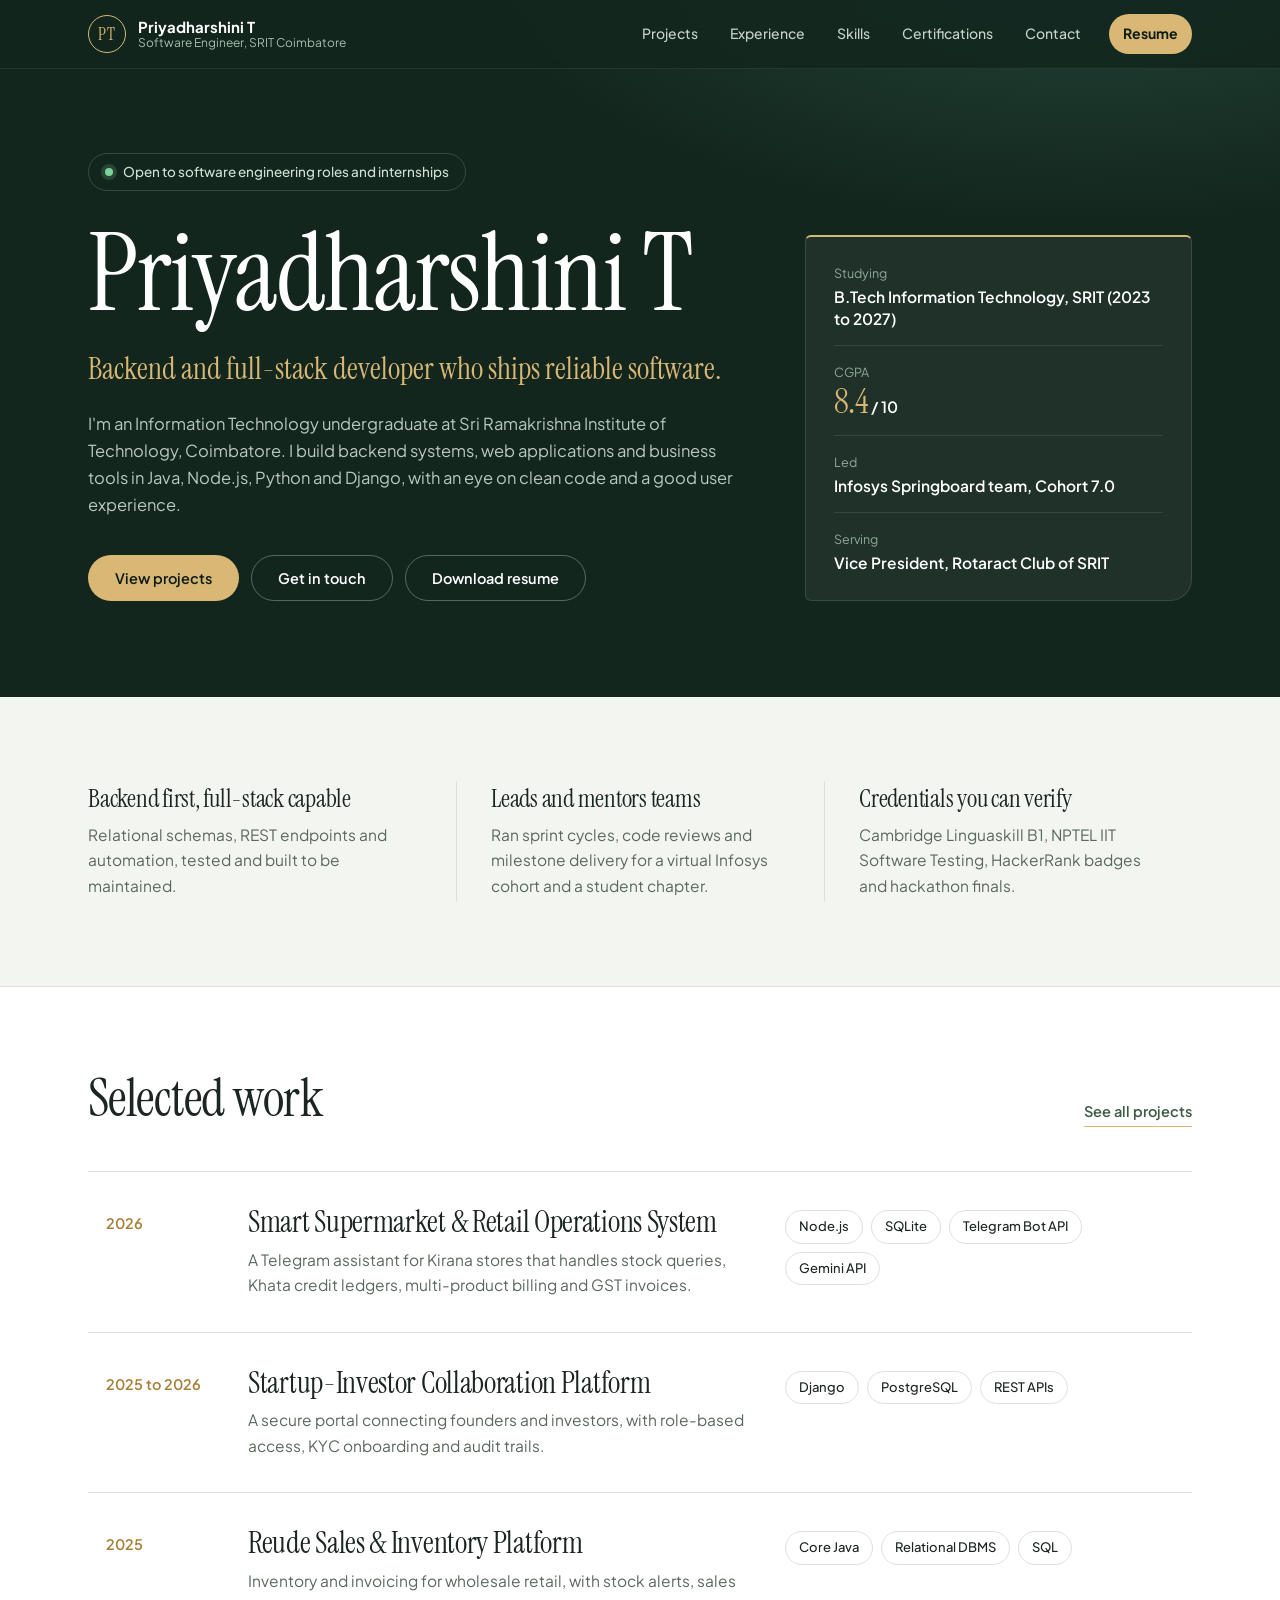
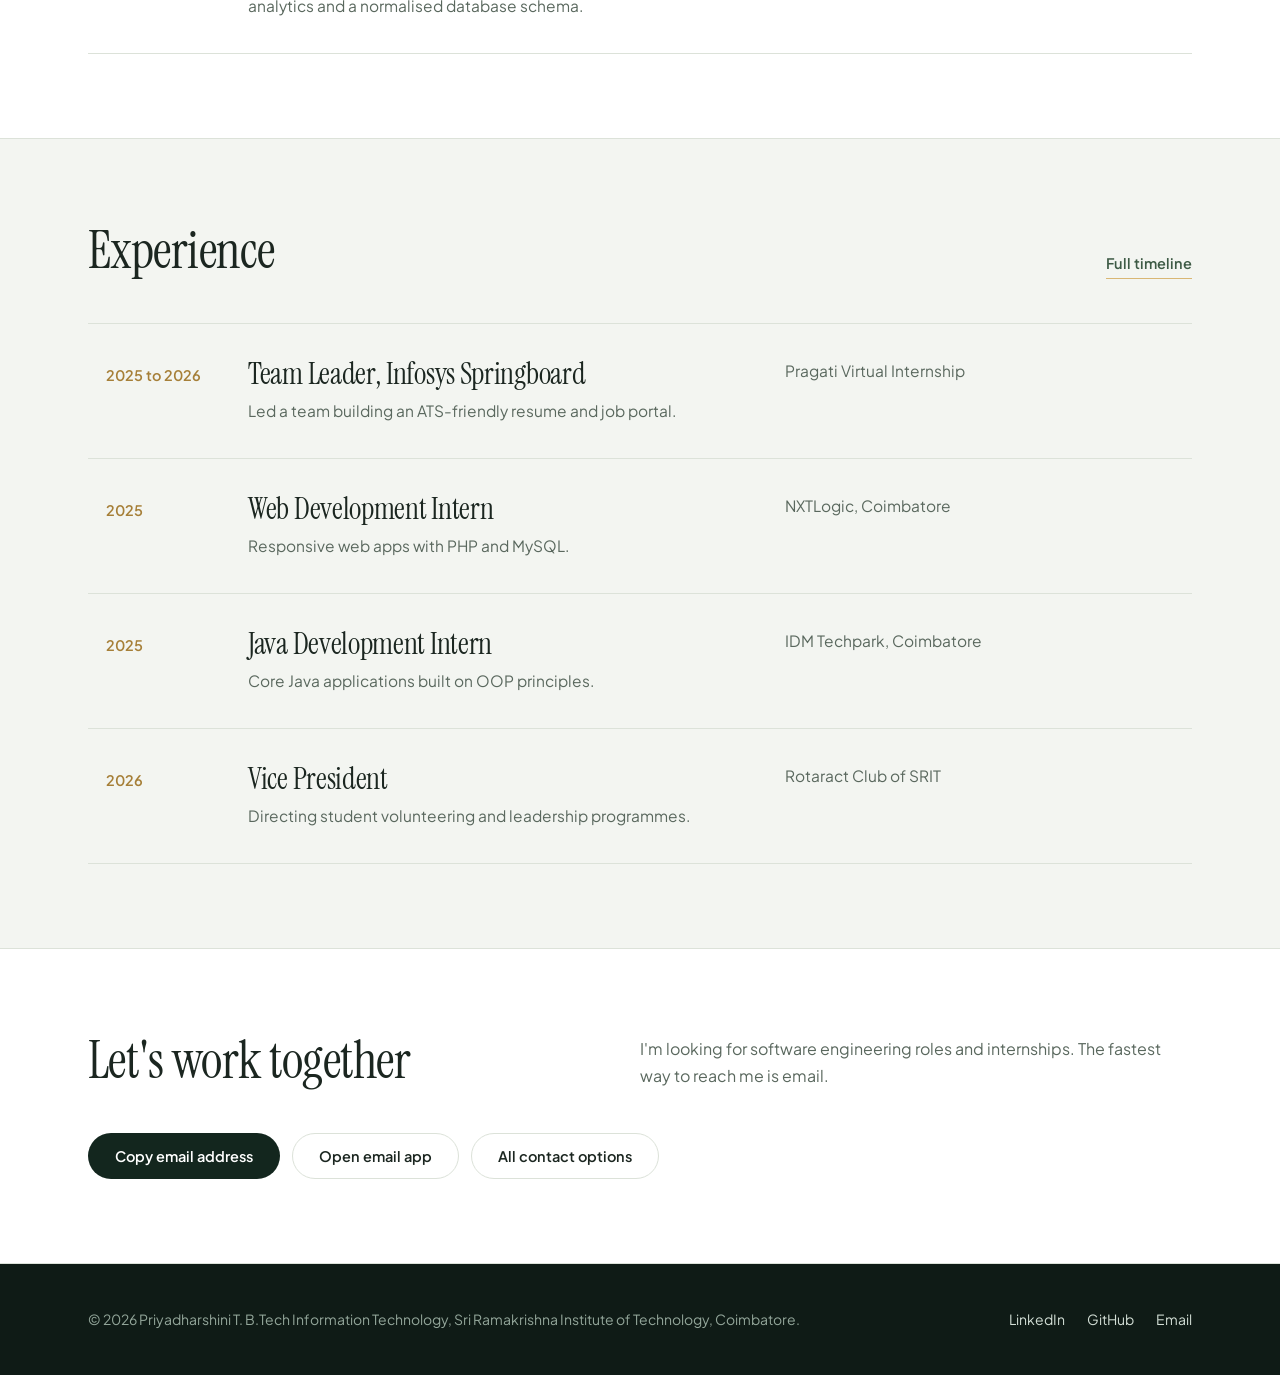
<file: index.html>
<!DOCTYPE html>
<html lang="en"><head><meta charset="UTF-8"><meta name="viewport" content="width=device-width,initial-scale=1">
<title>Priyadharshini T | Software Engineer &amp; Developer</title><meta name="description" content="Portfolio of Priyadharshini T, an IT engineering student in Coimbatore building backend and full-stack software with Java, Node.js, Python and Django."><meta name="theme-color" content="#13261e">
<meta property="og:title" content="Priyadharshini T | Software Engineer &amp; Developer"><meta property="og:description" content="Portfolio of Priyadharshini T, an IT engineering student in Coimbatore building backend and full-stack software with Java, Node.js, Python and Django."><link rel="icon" href="data:image/svg+xml,%3Csvg xmlns='http://www.w3.org/2000/svg' viewBox='0 0 64 64'%3E%3Crect width='64' height='64' rx='32' fill='%2313261e'/%3E%3Ctext x='32' y='42' font-family='Georgia,serif' font-size='28' text-anchor='middle' fill='%23d9b774'%3EPT%3C/text%3E%3C/svg%3E">
<link rel="preconnect" href="https://fonts.googleapis.com"><link rel="preconnect" href="https://fonts.gstatic.com" crossorigin>
<link href="https://fonts.googleapis.com/css2?family=Instrument+Serif&family=Plus+Jakarta+Sans:wght@400;500;600;700&display=swap" rel="stylesheet"><link rel="stylesheet" href="assets/style.css"></head>
<body><div class="dark">
<header class="bar"><div class="wrap"><a class="brand" href="index.html" aria-label="Home"><span class="mono">PT</span><span><b>Priyadharshini T</b><small>Software Engineer, SRIT Coimbatore</small></span></a>
<button class="menu-btn" aria-label="Menu" aria-expanded="false"><i></i></button>
<nav class="nav"><a href="projects.html">Projects</a><a href="experience.html">Experience</a><a href="skills.html">Skills</a><a href="certificates.html">Certifications</a><a href="contact.html">Contact</a><a class="cv" href="Priyadharshini_T_Resume.pdf" target="_blank" rel="noopener">Resume</a></nav></div></header>
<section class="hero"><div class="wrap"><div>
<span class="status">Open to software engineering roles and internships</span>
<h1>Priyadharshini T</h1>
<p class="role">Backend and full-stack developer who ships reliable software.</p>
<p class="bio">I'm an Information Technology undergraduate at Sri Ramakrishna Institute of Technology, Coimbatore. I build backend systems, web applications and business tools in Java, Node.js, Python and Django, with an eye on clean code and a good user experience.</p>
<div class="cta"><a class="btn gold" href="projects.html">View projects</a><a class="btn ghost" href="contact.html">Get in touch</a><a class="btn ghost" href="Priyadharshini_T_Resume.pdf" target="_blank" rel="noopener">Download resume</a></div></div>
<dl class="facts"><div><dt>Studying</dt><dd>B.Tech Information Technology, SRIT (2023 to 2027)</dd></div>
<div><dt>CGPA</dt><dd><em>8.4</em> / 10</dd></div>
<div><dt>Led</dt><dd>Infosys Springboard team, Cohort 7.0</dd></div>
<div><dt>Serving</dt><dd>Vice President, Rotaract Club of SRIT</dd></div></dl></div></section></div>
<main><section class="block"><div class="wrap"><div class="about">
<div><h3>Backend first, full-stack capable</h3><p>Relational schemas, REST endpoints and automation, tested and built to be maintained.</p></div>
<div><h3>Leads and mentors teams</h3><p>Ran sprint cycles, code reviews and milestone delivery for a virtual Infosys cohort and a student chapter.</p></div>
<div><h3>Credentials you can verify</h3><p>Cambridge Linguaskill B1, NPTEL IIT Software Testing, HackerRank badges and hackathon finals.</p></div></div></div></section>
<section class="block white"><div class="wrap"><div class="head"><h2>Selected work</h2><a class="more" href="projects.html">See all projects</a></div><div class="rows"><a class="row" href="projects.html"><time>2026</time><div><h3>Smart Supermarket &amp; Retail Operations System</h3><p>A Telegram assistant for Kirana stores that handles stock queries, Khata credit ledgers, multi-product billing and GST invoices.</p></div><div class="chips"><span class="chip">Node.js</span><span class="chip">SQLite</span><span class="chip">Telegram Bot API</span><span class="chip">Gemini API</span></div></a><a class="row" href="projects.html"><time>2025 to 2026</time><div><h3>Startup-Investor Collaboration Platform</h3><p>A secure portal connecting founders and investors, with role-based access, KYC onboarding and audit trails.</p></div><div class="chips"><span class="chip">Django</span><span class="chip">PostgreSQL</span><span class="chip">REST APIs</span></div></a><a class="row" href="projects.html"><time>2025</time><div><h3>Reude Sales &amp; Inventory Platform</h3><p>Inventory and invoicing for wholesale retail, with stock alerts, sales analytics and a normalised database schema.</p></div><div class="chips"><span class="chip">Core Java</span><span class="chip">Relational DBMS</span><span class="chip">SQL</span></div></a></div></div></section>
<section class="block"><div class="wrap"><div class="head"><h2>Experience</h2><a class="more" href="experience.html">Full timeline</a></div><div class="rows">
<a class="row" href="experience.html"><time>2025 to 2026</time><div><h3>Team Leader, Infosys Springboard</h3><p>Led a team building an ATS-friendly resume and job portal.</p></div><p>Pragati Virtual Internship</p></a>
<a class="row" href="experience.html"><time>2025</time><div><h3>Web Development Intern</h3><p>Responsive web apps with PHP and MySQL.</p></div><p>NXTLogic, Coimbatore</p></a>
<a class="row" href="experience.html"><time>2025</time><div><h3>Java Development Intern</h3><p>Core Java applications built on OOP principles.</p></div><p>IDM Techpark, Coimbatore</p></a>
<a class="row" href="experience.html"><time>2026</time><div><h3>Vice President</h3><p>Directing student volunteering and leadership programmes.</p></div><p>Rotaract Club of SRIT</p></a></div></div></section>
<section class="block white"><div class="wrap"><div class="head"><h2>Let's work together</h2><p>I'm looking for software engineering roles and internships. The fastest way to reach me is email.</p></div>
<div class="actions"><button class="btn solid" data-copy>Copy email address</button><a class="btn line" href="mailto:32priyadharshini@gmail.com">Open email app</a><a class="btn line" href="contact.html">All contact options</a></div></div></section></main>
<footer><div class="wrap"><p>&copy; 2026 Priyadharshini T. B.Tech Information Technology, Sri Ramakrishna Institute of Technology, Coimbatore.</p>
<nav><a href="https://linkedin.com/in/Priya-Dhar-shini-T" target="_blank" rel="noopener">LinkedIn</a><a href="https://github.com/Priyadharshini-Tech32" target="_blank" rel="noopener">GitHub</a><a href="mailto:32priyadharshini@gmail.com">Email</a></nav></div></footer>
<div id="toast" role="status">Email address copied</div><script src="assets/main.js"></script></body></html>
</file>
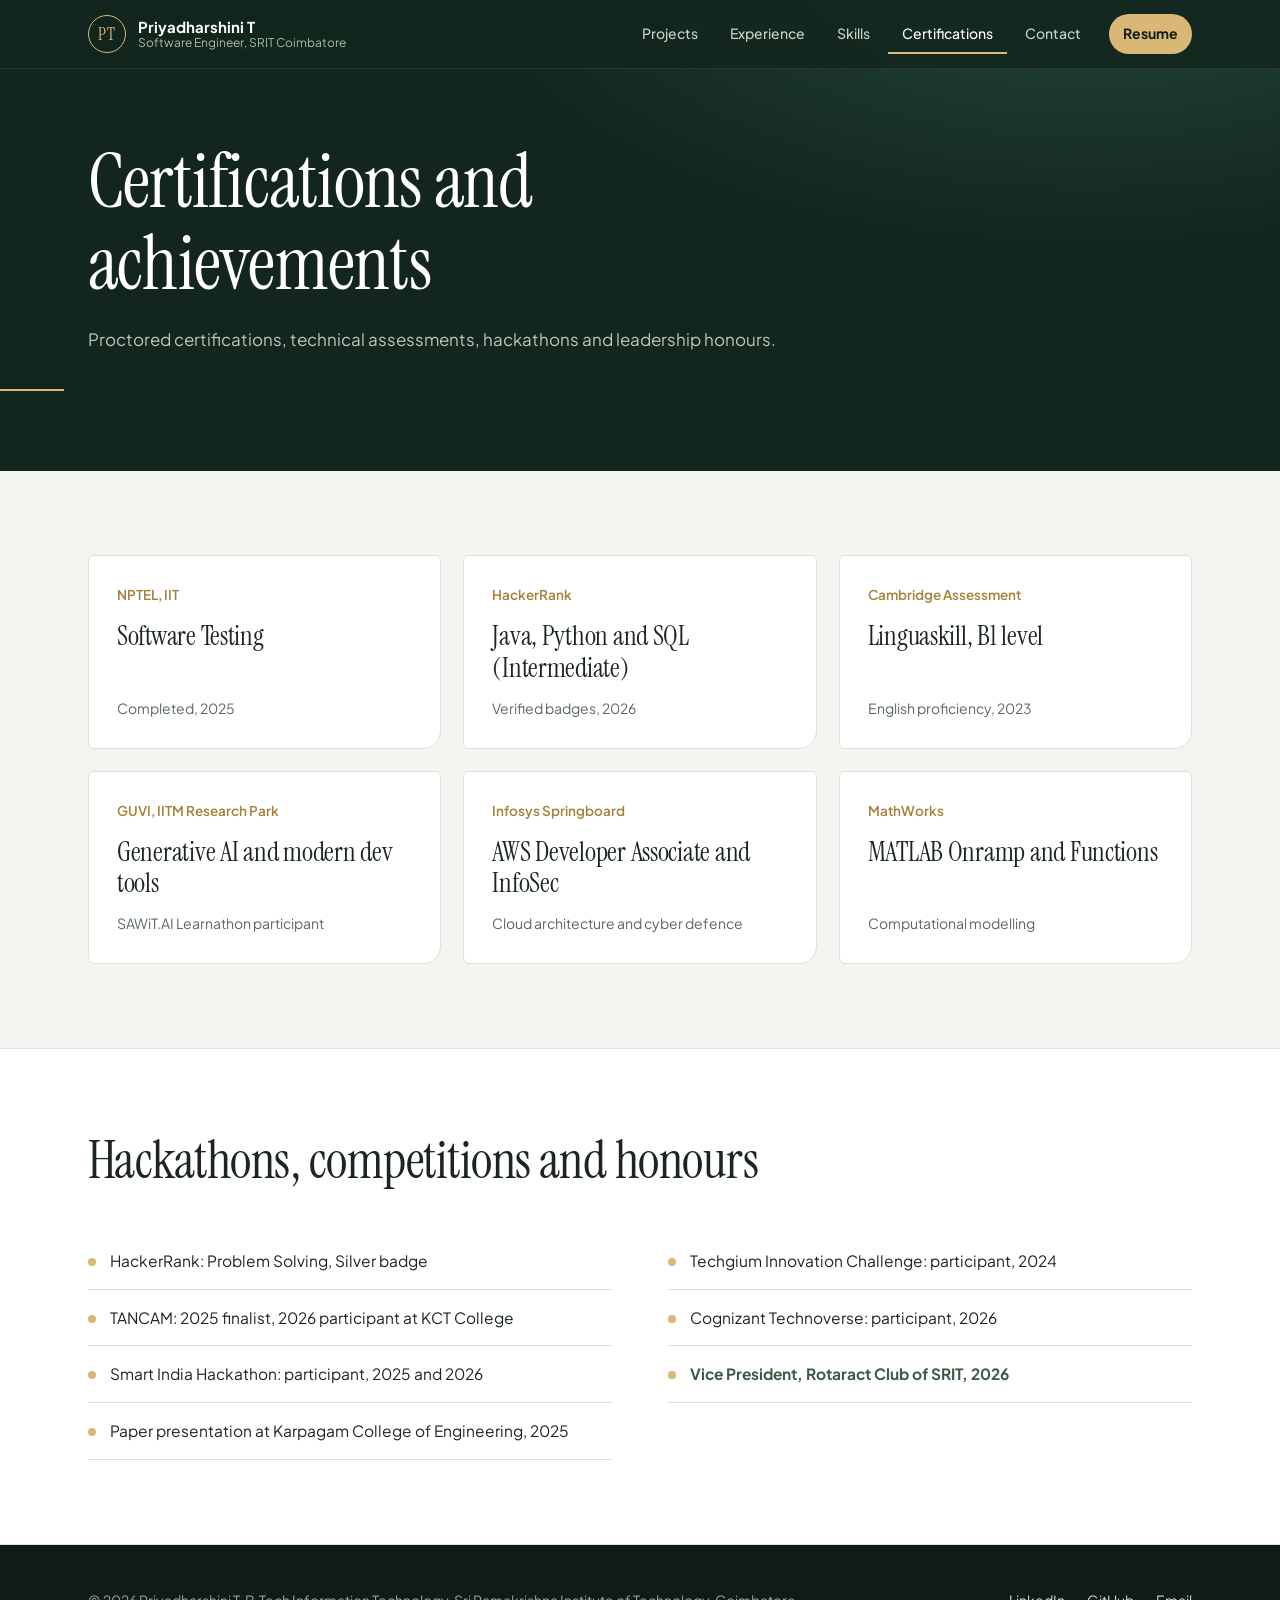
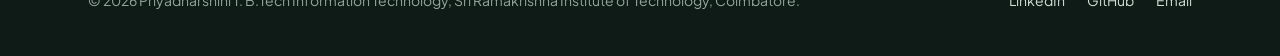
<file: certificates.html>
<!DOCTYPE html>
<html lang="en"><head><meta charset="UTF-8"><meta name="viewport" content="width=device-width,initial-scale=1">
<title>Certifications &amp; Achievements | Priyadharshini T</title><meta name="description" content="Certifications and hackathon achievements of Priyadharshini T from Cambridge, NPTEL, HackerRank, Infosys Springboard, GUVI and MathWorks."><meta name="theme-color" content="#13261e">
<meta property="og:title" content="Certifications &amp; Achievements | Priyadharshini T"><meta property="og:description" content="Certifications and hackathon achievements of Priyadharshini T from Cambridge, NPTEL, HackerRank, Infosys Springboard, GUVI and MathWorks."><link rel="icon" href="data:image/svg+xml,%3Csvg xmlns='http://www.w3.org/2000/svg' viewBox='0 0 64 64'%3E%3Crect width='64' height='64' rx='32' fill='%2313261e'/%3E%3Ctext x='32' y='42' font-family='Georgia,serif' font-size='28' text-anchor='middle' fill='%23d9b774'%3EPT%3C/text%3E%3C/svg%3E">
<link rel="preconnect" href="https://fonts.googleapis.com"><link rel="preconnect" href="https://fonts.gstatic.com" crossorigin>
<link href="https://fonts.googleapis.com/css2?family=Instrument+Serif&family=Plus+Jakarta+Sans:wght@400;500;600;700&display=swap" rel="stylesheet"><link rel="stylesheet" href="assets/style.css"></head>
<body><div class="dark">
<header class="bar"><div class="wrap"><a class="brand" href="index.html" aria-label="Home"><span class="mono">PT</span><span><b>Priyadharshini T</b><small>Software Engineer, SRIT Coimbatore</small></span></a>
<button class="menu-btn" aria-label="Menu" aria-expanded="false"><i></i></button>
<nav class="nav"><a href="projects.html">Projects</a><a href="experience.html">Experience</a><a href="skills.html">Skills</a><a href="certificates.html" aria-current="page">Certifications</a><a href="contact.html">Contact</a><a class="cv" href="Priyadharshini_T_Resume.pdf" target="_blank" rel="noopener">Resume</a></nav></div></header>
<section class="banner"><div class="wrap"><h1>Certifications and achievements</h1><p>Proctored certifications, technical assessments, hackathons and leadership honours.</p></div></section></div>
<main><section class="block"><div class="wrap"><div class="certs"><div class="cert"><small>NPTEL, IIT</small><h2>Software Testing</h2><span>Completed, 2025</span></div><div class="cert"><small>HackerRank</small><h2>Java, Python and SQL (Intermediate)</h2><span>Verified badges, 2026</span></div><div class="cert"><small>Cambridge Assessment</small><h2>Linguaskill, B1 level</h2><span>English proficiency, 2023</span></div><div class="cert"><small>GUVI, IITM Research Park</small><h2>Generative AI and modern dev tools</h2><span>SAWiT.AI Learnathon participant</span></div><div class="cert"><small>Infosys Springboard</small><h2>AWS Developer Associate and InfoSec</h2><span>Cloud architecture and cyber defence</span></div><div class="cert"><small>MathWorks</small><h2>MATLAB Onramp and Functions</h2><span>Computational modelling</span></div></div></div></section>
<section class="block white"><div class="wrap"><div class="head"><h2>Hackathons, competitions and honours</h2></div><ul class="honors"><li>HackerRank: Problem Solving, Silver badge</li><li>TANCAM: 2025 finalist, 2026 participant at KCT College</li><li>Smart India Hackathon: participant, 2025 and 2026</li><li>Paper presentation at Karpagam College of Engineering, 2025</li><li>Techgium Innovation Challenge: participant, 2024</li><li>Cognizant Technoverse: participant, 2026</li><li class="top">Vice President, Rotaract Club of SRIT, 2026</li></ul></div></section></main>
<footer><div class="wrap"><p>&copy; 2026 Priyadharshini T. B.Tech Information Technology, Sri Ramakrishna Institute of Technology, Coimbatore.</p>
<nav><a href="https://linkedin.com/in/Priya-Dhar-shini-T" target="_blank" rel="noopener">LinkedIn</a><a href="https://github.com/Priyadharshini-Tech32" target="_blank" rel="noopener">GitHub</a><a href="mailto:32priyadharshini@gmail.com">Email</a></nav></div></footer>
<div id="toast" role="status">Email address copied</div><script src="assets/main.js"></script></body></html>
</file>
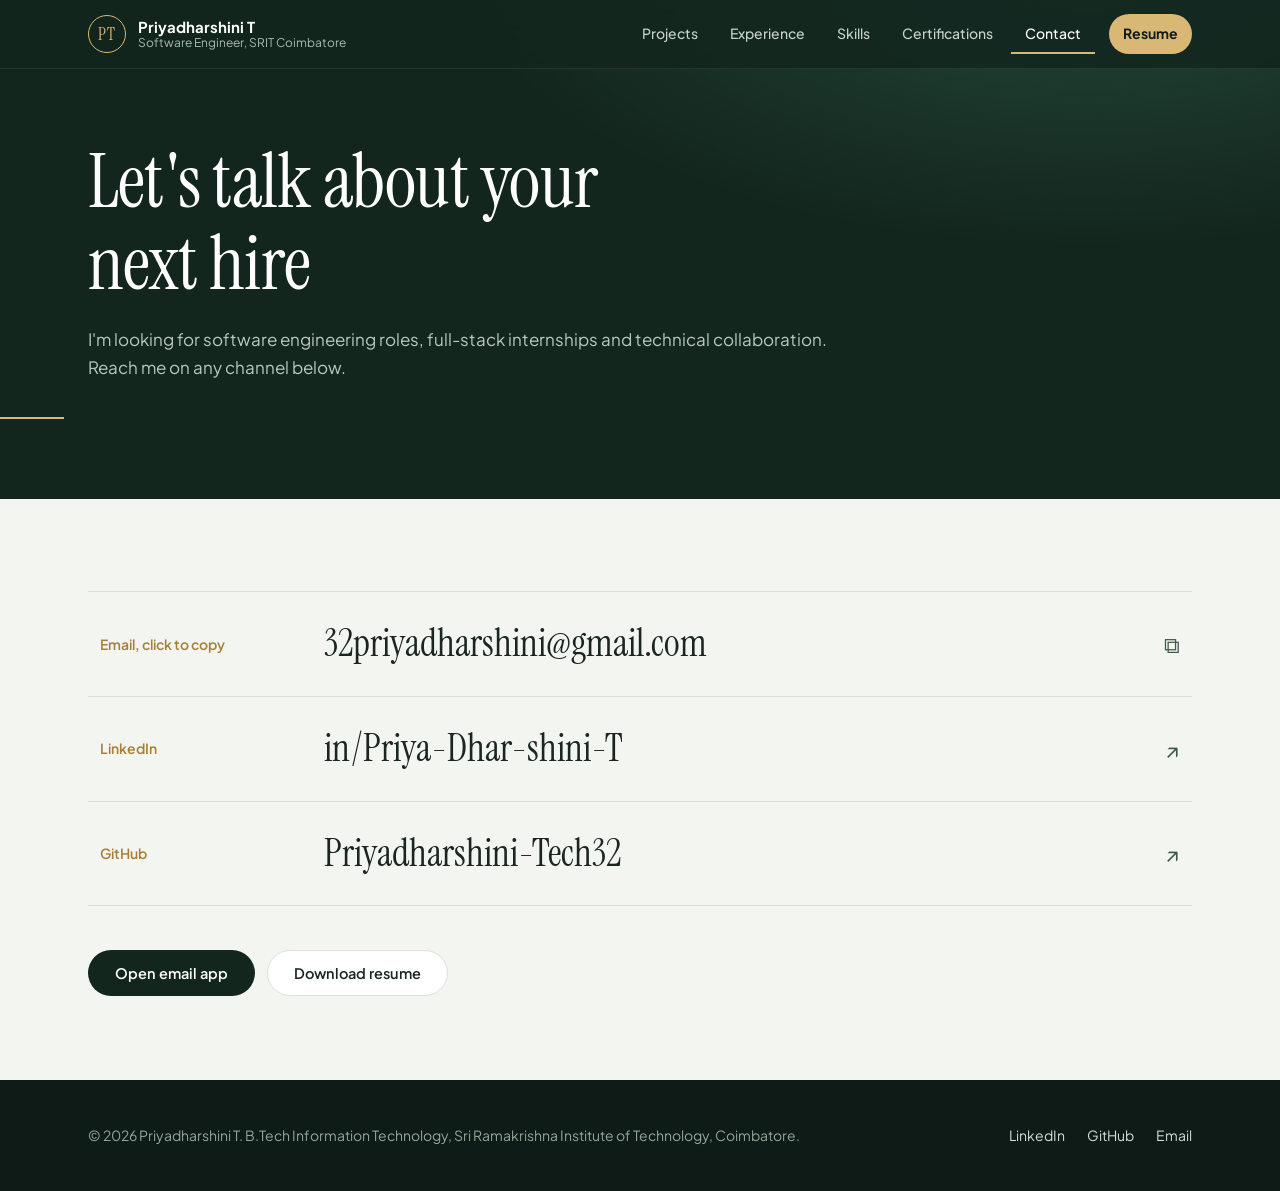
<file: contact.html>
<!DOCTYPE html>
<html lang="en"><head><meta charset="UTF-8"><meta name="viewport" content="width=device-width,initial-scale=1">
<title>Contact | Priyadharshini T</title><meta name="description" content="Contact Priyadharshini T by email, LinkedIn or GitHub for software engineering roles, internships and collaboration."><meta name="theme-color" content="#13261e">
<meta property="og:title" content="Contact | Priyadharshini T"><meta property="og:description" content="Contact Priyadharshini T by email, LinkedIn or GitHub for software engineering roles, internships and collaboration."><link rel="icon" href="data:image/svg+xml,%3Csvg xmlns='http://www.w3.org/2000/svg' viewBox='0 0 64 64'%3E%3Crect width='64' height='64' rx='32' fill='%2313261e'/%3E%3Ctext x='32' y='42' font-family='Georgia,serif' font-size='28' text-anchor='middle' fill='%23d9b774'%3EPT%3C/text%3E%3C/svg%3E">
<link rel="preconnect" href="https://fonts.googleapis.com"><link rel="preconnect" href="https://fonts.gstatic.com" crossorigin>
<link href="https://fonts.googleapis.com/css2?family=Instrument+Serif&family=Plus+Jakarta+Sans:wght@400;500;600;700&display=swap" rel="stylesheet"><link rel="stylesheet" href="assets/style.css"></head>
<body><div class="dark">
<header class="bar"><div class="wrap"><a class="brand" href="index.html" aria-label="Home"><span class="mono">PT</span><span><b>Priyadharshini T</b><small>Software Engineer, SRIT Coimbatore</small></span></a>
<button class="menu-btn" aria-label="Menu" aria-expanded="false"><i></i></button>
<nav class="nav"><a href="projects.html">Projects</a><a href="experience.html">Experience</a><a href="skills.html">Skills</a><a href="certificates.html">Certifications</a><a href="contact.html" aria-current="page">Contact</a><a class="cv" href="Priyadharshini_T_Resume.pdf" target="_blank" rel="noopener">Resume</a></nav></div></header>
<section class="banner"><div class="wrap"><h1>Let's talk about your next hire</h1><p>I'm looking for software engineering roles, full-stack internships and technical collaboration. Reach me on any channel below.</p></div></section></div>
<main><section class="block"><div class="wrap"><div class="channels">
<button class="chan cp" data-copy aria-label="Copy email address"><small>Email, click to copy</small><b>32priyadharshini@gmail.com</b></button>
<a class="chan" href="https://linkedin.com/in/Priya-Dhar-shini-T" target="_blank" rel="noopener"><small>LinkedIn</small><b>in/Priya-Dhar-shini-T</b></a>
<a class="chan" href="https://github.com/Priyadharshini-Tech32" target="_blank" rel="noopener"><small>GitHub</small><b>Priyadharshini-Tech32</b></a></div>
<div class="actions"><a class="btn solid" href="mailto:32priyadharshini@gmail.com">Open email app</a><a class="btn line" href="Priyadharshini_T_Resume.pdf" target="_blank" rel="noopener">Download resume</a></div></div></section></main>
<footer><div class="wrap"><p>&copy; 2026 Priyadharshini T. B.Tech Information Technology, Sri Ramakrishna Institute of Technology, Coimbatore.</p>
<nav><a href="https://linkedin.com/in/Priya-Dhar-shini-T" target="_blank" rel="noopener">LinkedIn</a><a href="https://github.com/Priyadharshini-Tech32" target="_blank" rel="noopener">GitHub</a><a href="mailto:32priyadharshini@gmail.com">Email</a></nav></div></footer>
<div id="toast" role="status">Email address copied</div><script src="assets/main.js"></script></body></html>
</file>
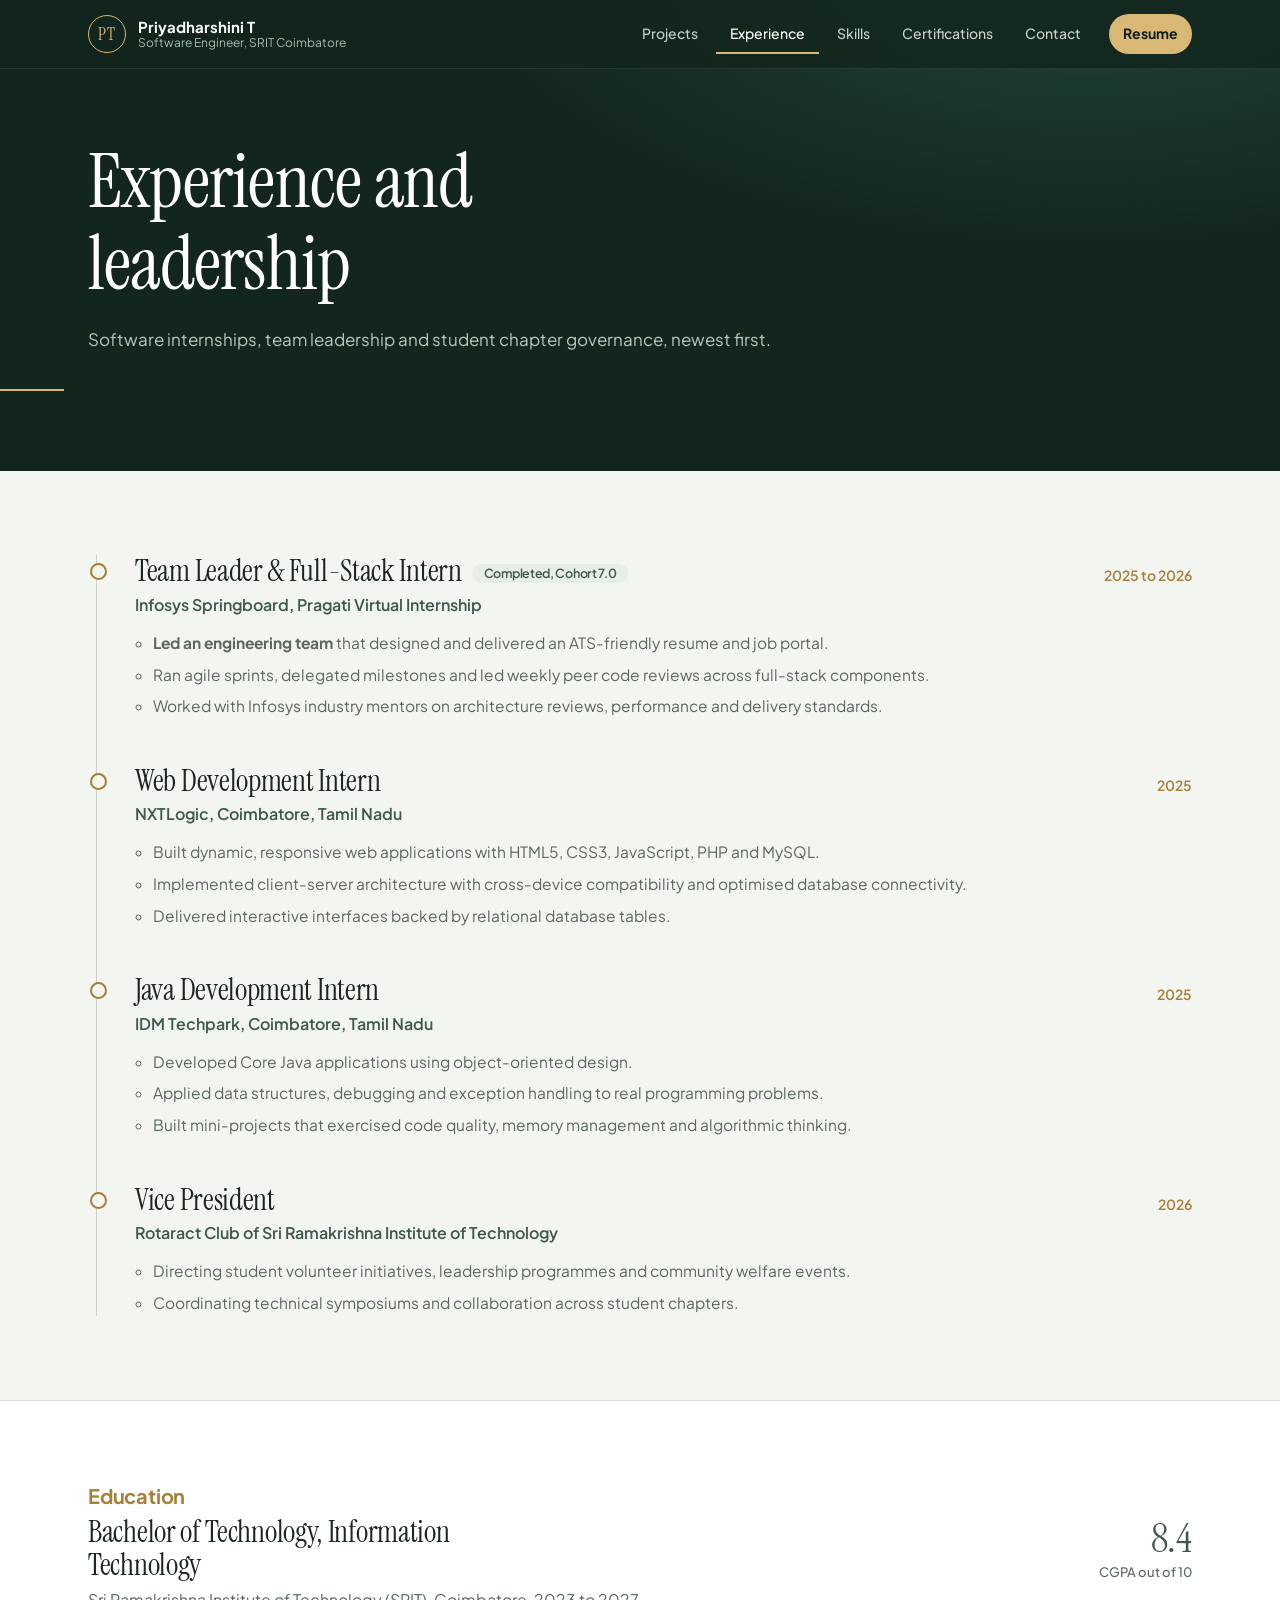
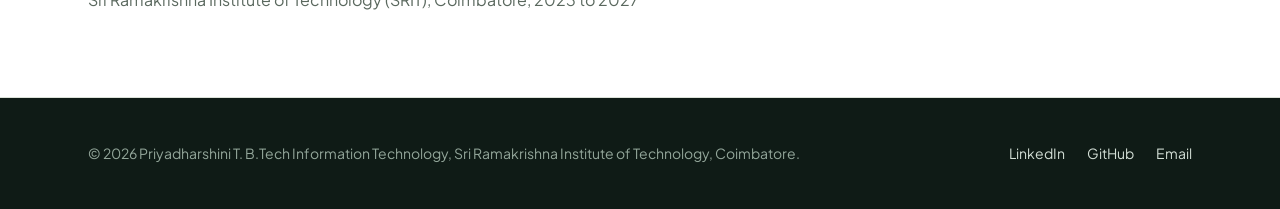
<file: experience.html>
<!DOCTYPE html>
<html lang="en"><head><meta charset="UTF-8"><meta name="viewport" content="width=device-width,initial-scale=1">
<title>Experience &amp; Leadership | Priyadharshini T</title><meta name="description" content="Internships and leadership roles of Priyadharshini T: Infosys Springboard team leader, NXTLogic, IDM Techpark and Rotaract vice president."><meta name="theme-color" content="#13261e">
<meta property="og:title" content="Experience &amp; Leadership | Priyadharshini T"><meta property="og:description" content="Internships and leadership roles of Priyadharshini T: Infosys Springboard team leader, NXTLogic, IDM Techpark and Rotaract vice president."><link rel="icon" href="data:image/svg+xml,%3Csvg xmlns='http://www.w3.org/2000/svg' viewBox='0 0 64 64'%3E%3Crect width='64' height='64' rx='32' fill='%2313261e'/%3E%3Ctext x='32' y='42' font-family='Georgia,serif' font-size='28' text-anchor='middle' fill='%23d9b774'%3EPT%3C/text%3E%3C/svg%3E">
<link rel="preconnect" href="https://fonts.googleapis.com"><link rel="preconnect" href="https://fonts.gstatic.com" crossorigin>
<link href="https://fonts.googleapis.com/css2?family=Instrument+Serif&family=Plus+Jakarta+Sans:wght@400;500;600;700&display=swap" rel="stylesheet"><link rel="stylesheet" href="assets/style.css"></head>
<body><div class="dark">
<header class="bar"><div class="wrap"><a class="brand" href="index.html" aria-label="Home"><span class="mono">PT</span><span><b>Priyadharshini T</b><small>Software Engineer, SRIT Coimbatore</small></span></a>
<button class="menu-btn" aria-label="Menu" aria-expanded="false"><i></i></button>
<nav class="nav"><a href="projects.html">Projects</a><a href="experience.html" aria-current="page">Experience</a><a href="skills.html">Skills</a><a href="certificates.html">Certifications</a><a href="contact.html">Contact</a><a class="cv" href="Priyadharshini_T_Resume.pdf" target="_blank" rel="noopener">Resume</a></nav></div></header>
<section class="banner"><div class="wrap"><h1>Experience and leadership</h1><p>Software internships, team leadership and student chapter governance, newest first.</p></div></section></div>
<main><section class="block"><div class="wrap"><ol class="tl"><li><div class="top"><h3>Team Leader &amp; Full-Stack Intern<span class=tag>Completed, Cohort 7.0</span></h3><time>2025 to 2026</time></div><p class="org">Infosys Springboard, Pragati Virtual Internship</p><ul><li><strong>Led an engineering team</strong> that designed and delivered an ATS-friendly resume and job portal.</li><li>Ran agile sprints, delegated milestones and led weekly peer code reviews across full-stack components.</li><li>Worked with Infosys industry mentors on architecture reviews, performance and delivery standards.</li></ul></li><li><div class="top"><h3>Web Development Intern</h3><time>2025</time></div><p class="org">NXTLogic, Coimbatore, Tamil Nadu</p><ul><li>Built dynamic, responsive web applications with HTML5, CSS3, JavaScript, PHP and MySQL.</li><li>Implemented client-server architecture with cross-device compatibility and optimised database connectivity.</li><li>Delivered interactive interfaces backed by relational database tables.</li></ul></li><li><div class="top"><h3>Java Development Intern</h3><time>2025</time></div><p class="org">IDM Techpark, Coimbatore, Tamil Nadu</p><ul><li>Developed Core Java applications using object-oriented design.</li><li>Applied data structures, debugging and exception handling to real programming problems.</li><li>Built mini-projects that exercised code quality, memory management and algorithmic thinking.</li></ul></li><li><div class="top"><h3>Vice President</h3><time>2026</time></div><p class="org">Rotaract Club of Sri Ramakrishna Institute of Technology</p><ul><li>Directing student volunteer initiatives, leadership programmes and community welfare events.</li><li>Coordinating technical symposiums and collaboration across student chapters.</li></ul></li></ol></div></section>
<section class="block white"><div class="wrap"><div class="edu"><div><h2 style="font-size:20px;font-family:var(--sans);font-weight:700;color:var(--brass);margin-bottom:10px">Education</h2><h3>Bachelor of Technology, Information Technology</h3><p>Sri Ramakrishna Institute of Technology (SRIT), Coimbatore, 2023 to 2027</p></div><div class="score">8.4<small>CGPA out of 10</small></div></div></div></section></main>
<footer><div class="wrap"><p>&copy; 2026 Priyadharshini T. B.Tech Information Technology, Sri Ramakrishna Institute of Technology, Coimbatore.</p>
<nav><a href="https://linkedin.com/in/Priya-Dhar-shini-T" target="_blank" rel="noopener">LinkedIn</a><a href="https://github.com/Priyadharshini-Tech32" target="_blank" rel="noopener">GitHub</a><a href="mailto:32priyadharshini@gmail.com">Email</a></nav></div></footer>
<div id="toast" role="status">Email address copied</div><script src="assets/main.js"></script></body></html>
</file>
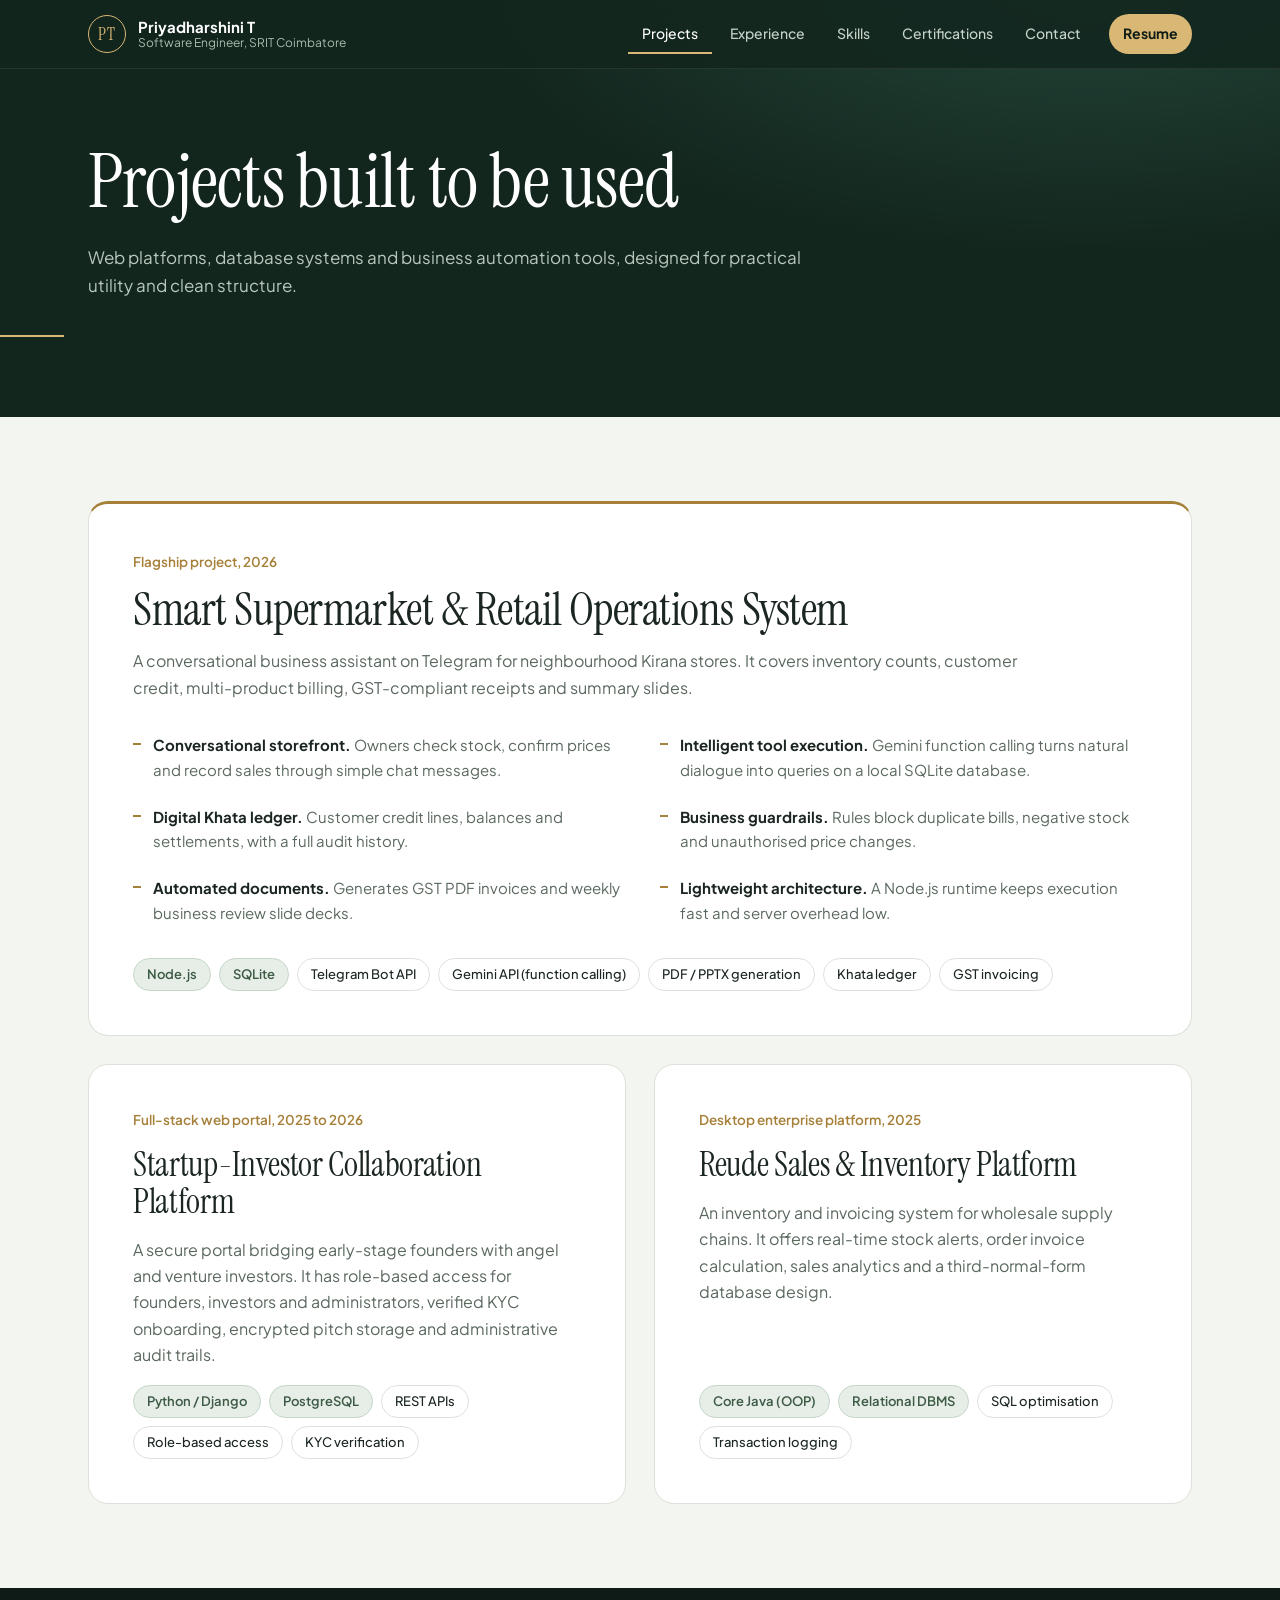
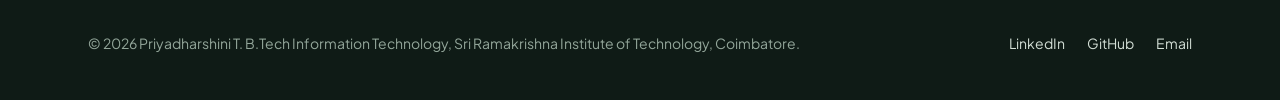
<file: projects.html>
<!DOCTYPE html>
<html lang="en"><head><meta charset="UTF-8"><meta name="viewport" content="width=device-width,initial-scale=1">
<title>Projects | Priyadharshini T</title><meta name="description" content="Projects by Priyadharshini T: a Telegram retail assistant, a Django startup-investor platform and a Java sales platform."><meta name="theme-color" content="#13261e">
<meta property="og:title" content="Projects | Priyadharshini T"><meta property="og:description" content="Projects by Priyadharshini T: a Telegram retail assistant, a Django startup-investor platform and a Java sales platform."><link rel="icon" href="data:image/svg+xml,%3Csvg xmlns='http://www.w3.org/2000/svg' viewBox='0 0 64 64'%3E%3Crect width='64' height='64' rx='32' fill='%2313261e'/%3E%3Ctext x='32' y='42' font-family='Georgia,serif' font-size='28' text-anchor='middle' fill='%23d9b774'%3EPT%3C/text%3E%3C/svg%3E">
<link rel="preconnect" href="https://fonts.googleapis.com"><link rel="preconnect" href="https://fonts.gstatic.com" crossorigin>
<link href="https://fonts.googleapis.com/css2?family=Instrument+Serif&family=Plus+Jakarta+Sans:wght@400;500;600;700&display=swap" rel="stylesheet"><link rel="stylesheet" href="assets/style.css"></head>
<body><div class="dark">
<header class="bar"><div class="wrap"><a class="brand" href="index.html" aria-label="Home"><span class="mono">PT</span><span><b>Priyadharshini T</b><small>Software Engineer, SRIT Coimbatore</small></span></a>
<button class="menu-btn" aria-label="Menu" aria-expanded="false"><i></i></button>
<nav class="nav"><a href="projects.html" aria-current="page">Projects</a><a href="experience.html">Experience</a><a href="skills.html">Skills</a><a href="certificates.html">Certifications</a><a href="contact.html">Contact</a><a class="cv" href="Priyadharshini_T_Resume.pdf" target="_blank" rel="noopener">Resume</a></nav></div></header>
<section class="banner"><div class="wrap"><h1>Projects built to be used</h1><p>Web platforms, database systems and business automation tools, designed for practical utility and clean structure.</p></div></section></div>
<main><section class="block"><div class="wrap">
<article class="panel flag"><span class="kicker">Flagship project, 2026</span><h2>Smart Supermarket &amp; Retail Operations System</h2>
<p class="lead">A conversational business assistant on Telegram for neighbourhood Kirana stores. It covers inventory counts, customer credit, multi-product billing, GST-compliant receipts and summary slides.</p>
<ul class="feat"><li><strong>Conversational storefront.</strong> Owners check stock, confirm prices and record sales through simple chat messages.</li><li><strong>Intelligent tool execution.</strong> Gemini function calling turns natural dialogue into queries on a local SQLite database.</li><li><strong>Digital Khata ledger.</strong> Customer credit lines, balances and settlements, with a full audit history.</li><li><strong>Business guardrails.</strong> Rules block duplicate bills, negative stock and unauthorised price changes.</li><li><strong>Automated documents.</strong> Generates GST PDF invoices and weekly business review slide decks.</li><li><strong>Lightweight architecture.</strong> A Node.js runtime keeps execution fast and server overhead low.</li></ul><div class="chips"><span class="chip s">Node.js</span><span class="chip s">SQLite</span><span class="chip">Telegram Bot API</span><span class="chip">Gemini API (function calling)</span><span class="chip">PDF / PPTX generation</span><span class="chip">Khata ledger</span><span class="chip">GST invoicing</span></div></article>
<div class="two"><article class="panel"><span class="kicker">Full-stack web portal, 2025 to 2026</span><h2>Startup-Investor Collaboration Platform</h2>
<p class="lead">A secure portal bridging early-stage founders with angel and venture investors. It has role-based access for founders, investors and administrators, verified KYC onboarding, encrypted pitch storage and administrative audit trails.</p><div class="chips"><span class="chip s">Python / Django</span><span class="chip s">PostgreSQL</span><span class="chip">REST APIs</span><span class="chip">Role-based access</span><span class="chip">KYC verification</span></div></article>
<article class="panel"><span class="kicker">Desktop enterprise platform, 2025</span><h2>Reude Sales &amp; Inventory Platform</h2>
<p class="lead">An inventory and invoicing system for wholesale supply chains. It offers real-time stock alerts, order invoice calculation, sales analytics and a third-normal-form database design.</p><div class="chips"><span class="chip s">Core Java (OOP)</span><span class="chip s">Relational DBMS</span><span class="chip">SQL optimisation</span><span class="chip">Transaction logging</span></div></article></div></div></section></main>
<footer><div class="wrap"><p>&copy; 2026 Priyadharshini T. B.Tech Information Technology, Sri Ramakrishna Institute of Technology, Coimbatore.</p>
<nav><a href="https://linkedin.com/in/Priya-Dhar-shini-T" target="_blank" rel="noopener">LinkedIn</a><a href="https://github.com/Priyadharshini-Tech32" target="_blank" rel="noopener">GitHub</a><a href="mailto:32priyadharshini@gmail.com">Email</a></nav></div></footer>
<div id="toast" role="status">Email address copied</div><script src="assets/main.js"></script></body></html>
</file>
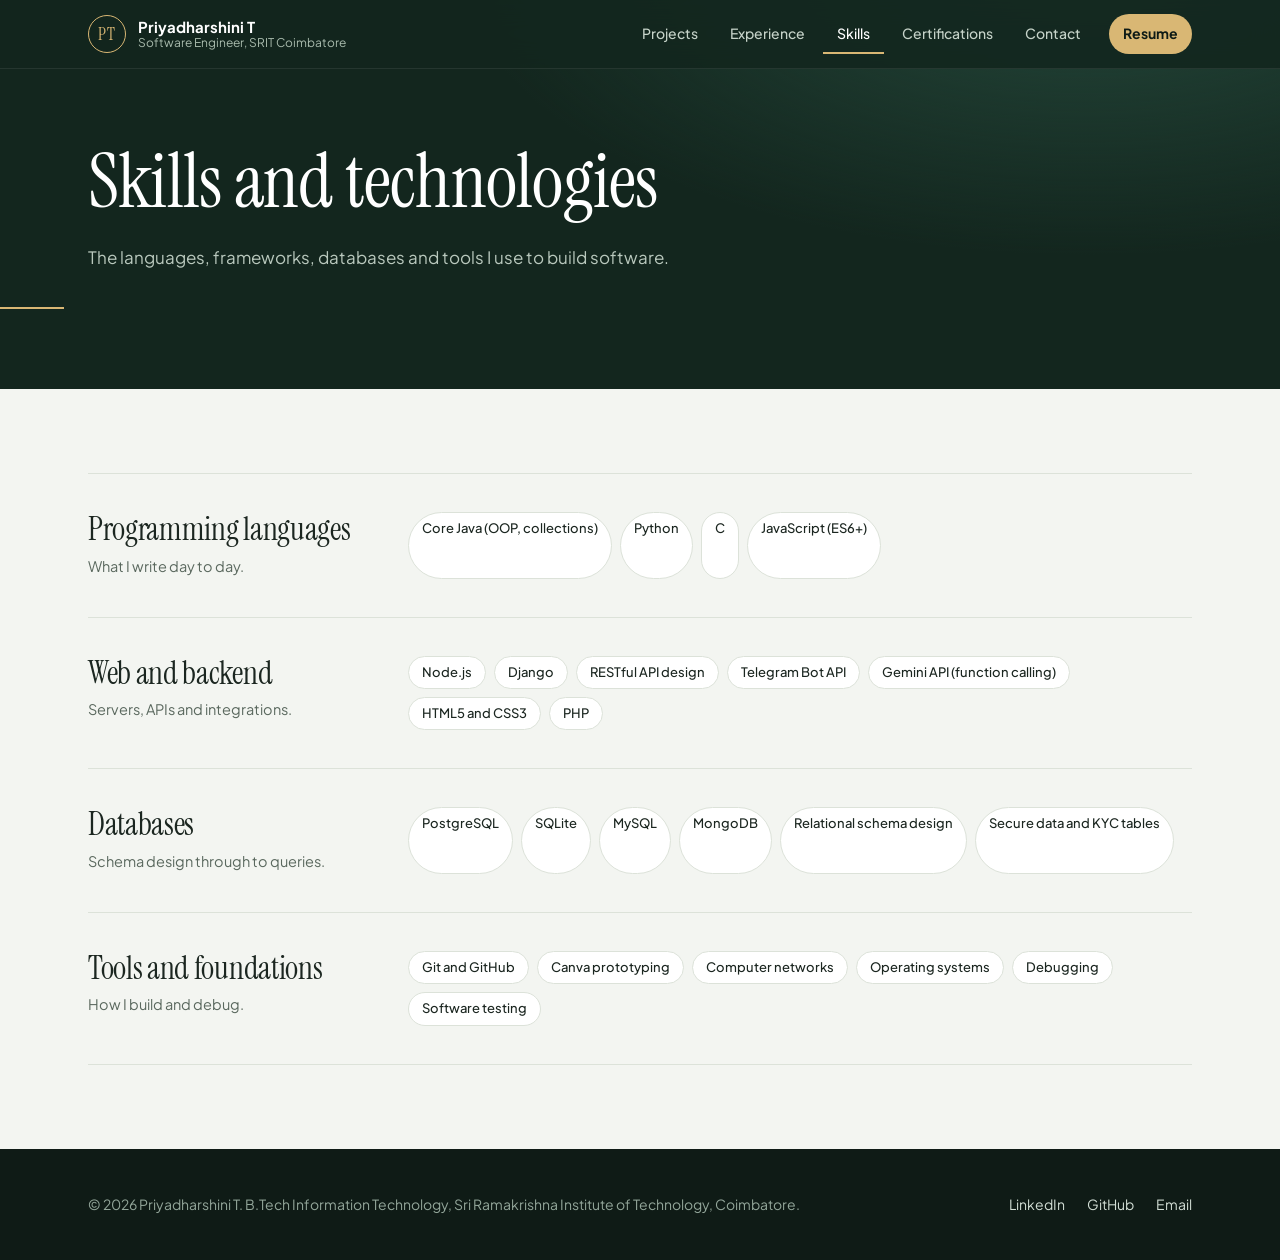
<file: skills.html>
<!DOCTYPE html>
<html lang="en"><head><meta charset="UTF-8"><meta name="viewport" content="width=device-width,initial-scale=1">
<title>Skills | Priyadharshini T</title><meta name="description" content="Technical skills of Priyadharshini T: Java, Python, Node.js, Django, PostgreSQL, SQLite, JavaScript and Git."><meta name="theme-color" content="#13261e">
<meta property="og:title" content="Skills | Priyadharshini T"><meta property="og:description" content="Technical skills of Priyadharshini T: Java, Python, Node.js, Django, PostgreSQL, SQLite, JavaScript and Git."><link rel="icon" href="data:image/svg+xml,%3Csvg xmlns='http://www.w3.org/2000/svg' viewBox='0 0 64 64'%3E%3Crect width='64' height='64' rx='32' fill='%2313261e'/%3E%3Ctext x='32' y='42' font-family='Georgia,serif' font-size='28' text-anchor='middle' fill='%23d9b774'%3EPT%3C/text%3E%3C/svg%3E">
<link rel="preconnect" href="https://fonts.googleapis.com"><link rel="preconnect" href="https://fonts.gstatic.com" crossorigin>
<link href="https://fonts.googleapis.com/css2?family=Instrument+Serif&family=Plus+Jakarta+Sans:wght@400;500;600;700&display=swap" rel="stylesheet"><link rel="stylesheet" href="assets/style.css"></head>
<body><div class="dark">
<header class="bar"><div class="wrap"><a class="brand" href="index.html" aria-label="Home"><span class="mono">PT</span><span><b>Priyadharshini T</b><small>Software Engineer, SRIT Coimbatore</small></span></a>
<button class="menu-btn" aria-label="Menu" aria-expanded="false"><i></i></button>
<nav class="nav"><a href="projects.html">Projects</a><a href="experience.html">Experience</a><a href="skills.html" aria-current="page">Skills</a><a href="certificates.html">Certifications</a><a href="contact.html">Contact</a><a class="cv" href="Priyadharshini_T_Resume.pdf" target="_blank" rel="noopener">Resume</a></nav></div></header>
<section class="banner"><div class="wrap"><h1>Skills and technologies</h1><p>The languages, frameworks, databases and tools I use to build software.</p></div></section></div>
<main><section class="block"><div class="wrap"><div class="group"><div><h2>Programming languages</h2><p>What I write day to day.</p></div><div class="chips"><span class="chip">Core Java (OOP, collections)</span><span class="chip">Python</span><span class="chip">C</span><span class="chip">JavaScript (ES6+)</span></div></div><div class="group"><div><h2>Web and backend</h2><p>Servers, APIs and integrations.</p></div><div class="chips"><span class="chip">Node.js</span><span class="chip">Django</span><span class="chip">RESTful API design</span><span class="chip">Telegram Bot API</span><span class="chip">Gemini API (function calling)</span><span class="chip">HTML5 and CSS3</span><span class="chip">PHP</span></div></div><div class="group"><div><h2>Databases</h2><p>Schema design through to queries.</p></div><div class="chips"><span class="chip">PostgreSQL</span><span class="chip">SQLite</span><span class="chip">MySQL</span><span class="chip">MongoDB</span><span class="chip">Relational schema design</span><span class="chip">Secure data and KYC tables</span></div></div><div class="group"><div><h2>Tools and foundations</h2><p>How I build and debug.</p></div><div class="chips"><span class="chip">Git and GitHub</span><span class="chip">Canva prototyping</span><span class="chip">Computer networks</span><span class="chip">Operating systems</span><span class="chip">Debugging</span><span class="chip">Software testing</span></div></div></div></section></main>
<footer><div class="wrap"><p>&copy; 2026 Priyadharshini T. B.Tech Information Technology, Sri Ramakrishna Institute of Technology, Coimbatore.</p>
<nav><a href="https://linkedin.com/in/Priya-Dhar-shini-T" target="_blank" rel="noopener">LinkedIn</a><a href="https://github.com/Priyadharshini-Tech32" target="_blank" rel="noopener">GitHub</a><a href="mailto:32priyadharshini@gmail.com">Email</a></nav></div></footer>
<div id="toast" role="status">Email address copied</div><script src="assets/main.js"></script></body></html>
</file>
<file: assets/style.css>
:root{--ink:#0f1b16;--forest:#13261e;--forest2:#1c382b;--mist:#f3f5f1;--paper:#fff;--line:#dce2d9;--text:#1b2620;--muted:#5a685e;--sage:#3d5a45;--soft:#e6eee7;--brass:#a67f38;--brass-lt:#d9b774;--serif:'Instrument Serif',Georgia,serif;--sans:'Plus Jakarta Sans',system-ui,-apple-system,'Segoe UI',sans-serif;--ease:cubic-bezier(.16,1,.3,1)}
*{box-sizing:border-box;margin:0;padding:0}
html{scroll-behavior:smooth}
body{background:var(--mist);color:var(--text);font:400 16px/1.65 var(--sans);-webkit-font-smoothing:antialiased}
a{color:inherit}
:focus-visible{outline:2px solid var(--brass);outline-offset:3px;border-radius:6px}
.wrap{max-width:1160px;margin:0 auto;padding:0 28px}
h1,h2,h3{font-family:var(--serif);font-weight:400;letter-spacing:-.01em;line-height:1.08}

/* top: header + hero share the dark field */
.dark{background:radial-gradient(900px 420px at 85% -10%,#24473a 0,transparent 70%),var(--forest);color:#e9efe9}
.bar{position:sticky;top:0;z-index:50;background:rgba(19,38,30,.88);backdrop-filter:blur(14px);-webkit-backdrop-filter:blur(14px);border-bottom:1px solid rgba(255,255,255,.08)}
.bar .wrap{display:flex;align-items:center;justify-content:space-between;height:68px}
.brand{display:flex;align-items:center;gap:12px;text-decoration:none}
.mono{width:38px;height:38px;border-radius:50%;border:1px solid var(--brass-lt);color:var(--brass-lt);display:grid;place-items:center;font:400 17px var(--serif);letter-spacing:.04em}
.brand b{display:block;font-size:15px;font-weight:700;color:#fff;line-height:1.2}
.brand small{display:block;font-size:12px;color:#a9bbad;line-height:1.2}
.nav{display:flex;align-items:center;gap:4px}
.nav a{text-decoration:none;font-size:14px;font-weight:500;color:#c6d3c9;padding:8px 14px;border-radius:99px;transition:color .2s,background .2s}
.nav a:hover{color:#fff;background:rgba(255,255,255,.08)}
.nav a[aria-current]{color:#fff;box-shadow:inset 0 -2px 0 var(--brass-lt);border-radius:0}
.nav .cv{margin-left:10px;background:var(--brass-lt);color:var(--ink);font-weight:700;border-radius:99px;box-shadow:none}
.nav .cv:hover{background:#fff;color:var(--ink)}
.menu-btn{display:none;background:none;border:1px solid rgba(255,255,255,.25);border-radius:10px;width:42px;height:42px;cursor:pointer;color:#fff;position:relative}
.menu-btn i,.menu-btn i::before,.menu-btn i::after{position:absolute;left:11px;width:18px;height:2px;background:#fff;content:"";transition:.25s var(--ease)}
.menu-btn i{top:20px}.menu-btn i::before{left:0;top:-6px}.menu-btn i::after{left:0;top:6px}

/* hero */
.hero{padding:84px 0 96px}
.hero .wrap{display:grid;grid-template-columns:1.25fr .75fr;gap:72px;align-items:end}
.status{display:inline-flex;align-items:center;gap:10px;font-size:13.5px;font-weight:500;color:#cfe0d3;border:1px solid rgba(255,255,255,.16);padding:7px 16px;border-radius:99px;margin-bottom:30px}
.status::before{content:"";width:8px;height:8px;border-radius:50%;background:#7fd19a;box-shadow:0 0 0 4px rgba(127,209,154,.18)}
.hero h1{font-size:clamp(54px,8.4vw,112px);color:#fff;line-height:.98}
.hero .role{font:400 clamp(22px,2.6vw,30px)/1.3 var(--serif);color:var(--brass-lt);margin:22px 0 22px}
.hero p.bio{max-width:58ch;color:#b9c8bd;font-size:16.5px}
.cta{display:flex;flex-wrap:wrap;gap:12px;margin-top:36px}
.btn{display:inline-flex;align-items:center;gap:8px;font:600 14.5px var(--sans);text-decoration:none;padding:13px 26px;border-radius:99px;border:1px solid transparent;cursor:pointer;transition:transform .2s var(--ease),background .2s,border-color .2s}
.btn:hover{transform:translateY(-2px)}
.btn.gold{background:var(--brass-lt);color:var(--ink)}.btn.gold:hover{background:#fff}
.btn.ghost{background:transparent;color:#fff;border-color:rgba(255,255,255,.3)}.btn.ghost:hover{border-color:#fff}
.btn.solid{background:var(--forest);color:#fff}.btn.solid:hover{background:var(--sage)}
.btn.line{background:var(--paper);color:var(--text);border-color:var(--line)}.btn.line:hover{border-color:var(--sage)}
.facts{background:rgba(255,255,255,.05);border:1px solid rgba(255,255,255,.12);border-top:2px solid var(--brass-lt);border-radius:6px 6px 22px 6px;padding:10px 28px}
.facts div{padding:16px 0;border-bottom:1px solid rgba(255,255,255,.1)}
.facts div:last-child{border:0}
.facts dt{font-size:12.5px;color:#93a999;margin-bottom:2px}
.facts dd{font-size:15.5px;font-weight:600;color:#fff;line-height:1.4}
.facts dd em{font:400 34px/1 var(--serif);font-style:normal;color:var(--brass-lt)}
.hero .wrap>*{animation:rise .9s var(--ease) both}
.hero .wrap>:nth-child(2){animation-delay:.18s}
@keyframes rise{from{opacity:0;transform:translateY(22px)}to{opacity:1;transform:none}}

/* inner page banner */
.banner{padding:72px 0 80px}
.banner h1{font-size:clamp(42px,6vw,76px);color:#fff;max-width:18ch}
.banner p{max-width:62ch;color:#b9c8bd;margin-top:20px;font-size:17px}
.banner::after{content:"";display:block;width:64px;height:2px;background:var(--brass-lt);margin-top:36px}

/* sections */
.block{padding:84px 0}
.block.white{background:var(--paper);border-block:1px solid var(--line)}
.head{display:flex;justify-content:space-between;align-items:end;gap:24px;margin-bottom:44px;flex-wrap:wrap}
.head h2{font-size:clamp(34px,4.4vw,52px)}
.head p{color:var(--muted);max-width:46ch}
.more{font-weight:600;font-size:14.5px;color:var(--sage);text-decoration:none;border-bottom:1.5px solid var(--brass-lt);padding-bottom:2px}
.more:hover{color:var(--ink)}

/* about */
.about{display:grid;grid-template-columns:1fr 1fr 1fr;gap:0}
.about>div{padding:4px 34px;border-left:1px solid var(--line)}
.about>div:first-child{padding-left:0;border:0}
.about h3{font-size:25px;margin-bottom:10px}
.about p{color:var(--muted);font-size:15.5px}

/* work rows */
.rows{border-top:1px solid var(--line)}
.row{display:grid;grid-template-columns:110px 1.3fr 1fr;gap:32px;align-items:start;padding:34px 18px;border-bottom:1px solid var(--line);text-decoration:none;transition:background .25s,padding .3s var(--ease)}
.row:hover{background:var(--paper);padding-left:30px}
.row time{font-weight:600;color:var(--brass);font-size:14.5px;padding-top:6px}
.row h3{font-size:30px;margin-bottom:8px}
.row p{color:var(--muted);font-size:15.5px}
.chips{display:flex;flex-wrap:wrap;gap:8px}
.chip{font-size:13px;font-weight:500;padding:5px 13px;border-radius:99px;border:1px solid var(--line);background:var(--paper);color:var(--text)}
.chip.s{background:var(--soft);border-color:#c4d6c8;color:var(--sage);font-weight:600}
.row .chips{padding-top:4px}

/* timeline */
.tl{list-style:none;position:relative;margin-left:8px;border-left:1px solid #c9d3c7}
.tl li{position:relative;padding:0 0 46px 38px}
.tl li:last-child{padding-bottom:0}
.tl li::before{content:"";position:absolute;left:-7px;top:8px;width:13px;height:13px;border-radius:50%;background:var(--mist);border:2px solid var(--brass)}
.tl .top{display:flex;justify-content:space-between;gap:16px;flex-wrap:wrap;align-items:baseline}
.tl h3{font-size:30px}
.tl time{font-weight:600;font-size:14px;color:var(--brass)}
.tl .org{font-weight:600;color:var(--sage);margin:4px 0 12px}
.tl ul{padding-left:18px;color:var(--muted);font-size:15.5px;max-width:78ch}
.tl li li{padding:0 0 6px;margin:0}.tl li li::before{display:none}
.tag{display:inline-block;font-size:12.5px;font-weight:600;color:var(--sage);background:var(--soft);padding:3px 12px;border-radius:99px;margin-left:10px;vertical-align:middle;font-family:var(--sans)}

/* panels / cards */
.panel{background:var(--paper);border:1px solid var(--line);border-radius:20px;padding:44px}
.panel.flag{border-top:3px solid var(--brass);margin-bottom:28px}
.panel h2{font-size:clamp(32px,4vw,46px);margin:10px 0 14px}
.panel .lead{color:var(--muted);max-width:74ch}
.kicker{font-size:13.5px;font-weight:600;color:var(--brass)}
.feat{list-style:none;display:grid;grid-template-columns:1fr 1fr;gap:22px 40px;margin:32px 0}
.feat li{padding-left:20px;position:relative;font-size:15px;color:var(--muted)}
.feat li::before{content:"";position:absolute;left:0;top:10px;width:8px;height:2px;background:var(--brass)}
.feat strong{color:var(--text)}
.two{display:grid;grid-template-columns:1fr 1fr;gap:28px}
.two .panel{display:flex;flex-direction:column;gap:16px}
.two .panel h2{font-size:34px;margin:0}
.two .chips{margin-top:auto}

.group{display:grid;grid-template-columns:280px 1fr;gap:40px;padding:38px 0;border-top:1px solid var(--line)}
.group:last-child{border-bottom:1px solid var(--line)}
.group h2{font-size:32px}
.group p{color:var(--muted);font-size:14.5px;margin-top:8px}

.certs{display:grid;grid-template-columns:repeat(3,1fr);gap:22px}
.cert{background:var(--paper);border:1px solid var(--line);border-radius:6px 6px 18px 6px;padding:28px;display:flex;flex-direction:column;gap:14px;min-height:190px;transition:border-color .25s,transform .25s var(--ease)}
.cert:hover{border-color:var(--brass);transform:translateY(-3px)}
.cert small{font-weight:600;color:var(--brass);font-size:13.5px}
.cert h2{font-size:27px;line-height:1.15}
.cert span{margin-top:auto;font-size:14px;color:var(--muted)}
.honors{list-style:none;columns:2;column-gap:56px}
.honors li{break-inside:avoid;padding:15px 0 15px 22px;border-bottom:1px solid var(--line);position:relative;font-size:15.5px}
.honors li::before{content:"";position:absolute;left:0;top:25px;width:8px;height:8px;border-radius:50%;background:var(--brass-lt)}
.honors li.top{font-weight:700;color:var(--sage)}

.edu{display:flex;justify-content:space-between;align-items:center;gap:24px;flex-wrap:wrap}
.edu h3{font-size:30px;max-width:30ch}
.edu p{color:var(--muted);margin-top:6px}
.score{font:400 40px/1 var(--serif);color:var(--sage);text-align:right}
.score small{display:block;font:500 13px var(--sans);color:var(--muted);margin-top:6px}

.channels{display:grid;gap:0;border-top:1px solid var(--line);margin:8px 0 44px}
.chan{display:grid;grid-template-columns:200px 1fr 40px;align-items:center;gap:24px;padding:30px 12px;border-bottom:1px solid var(--line);text-decoration:none;background:none;border-inline:0;border-top:0;text-align:left;font:inherit;color:inherit;cursor:pointer;width:100%;transition:background .25s,padding .3s var(--ease)}
.chan:hover{background:var(--paper);padding-left:26px}
.chan small{font-weight:600;color:var(--brass);font-size:14px}
.chan b{font:400 clamp(24px,3.2vw,38px)/1.15 var(--serif);word-break:break-all}
.chan::after{content:"\2197";font-size:22px;color:var(--sage);justify-self:end}
.chan.cp::after{content:"\29C9"}
.actions{display:flex;flex-wrap:wrap;gap:12px}

/* footer */
footer{background:var(--ink);color:#93a69a;padding:44px 0;font-size:14px}
footer .wrap{display:flex;justify-content:space-between;gap:20px;flex-wrap:wrap;align-items:center}
footer nav{display:flex;gap:22px}
footer a{text-decoration:none;color:#d3dfd6}footer a:hover{color:var(--brass-lt)}
#toast{position:fixed;left:50%;bottom:28px;transform:translate(-50%,24px);background:var(--ink);color:#fff;padding:12px 22px;border-radius:99px;font-size:14px;font-weight:600;opacity:0;pointer-events:none;transition:.35s var(--ease);z-index:99;border:1px solid var(--brass-lt)}
#toast.show{opacity:1;transform:translate(-50%,0)}

@media(max-width:900px){
 .hero{padding:56px 0 64px}.hero .wrap{grid-template-columns:1fr;gap:44px}
 .menu-btn{display:block}
 .nav{display:none;position:absolute;top:68px;left:0;right:0;flex-direction:column;align-items:stretch;background:var(--forest);padding:12px 28px 24px;border-bottom:1px solid rgba(255,255,255,.1)}
 .nav.open{display:flex}.nav a{padding:14px 4px;border-radius:0;border-bottom:1px solid rgba(255,255,255,.08)}
 .nav a[aria-current]{box-shadow:none;color:var(--brass-lt)}
 .nav .cv{margin:14px 0 0;text-align:center;border:0}
 .menu-btn[aria-expanded=true] i{background:transparent}.menu-btn[aria-expanded=true] i::before{top:0;transform:rotate(45deg)}.menu-btn[aria-expanded=true] i::after{top:0;transform:rotate(-45deg)}
 .about{grid-template-columns:1fr;gap:28px}.about>div{padding:24px 0 0;border-left:0;border-top:1px solid var(--line)}.about>div:first-child{border:0;padding-top:0}
 .row{grid-template-columns:1fr;gap:10px;padding:28px 6px}.row:hover{padding-left:6px}
 .feat,.two,.certs{grid-template-columns:1fr}.honors{columns:1}
 .group{grid-template-columns:1fr;gap:18px}.panel{padding:28px}
 .chan{grid-template-columns:1fr 32px;gap:6px 12px}.chan small{grid-column:1/-1}.chan:hover{padding-left:12px}
 .score{text-align:left}.block{padding:60px 0}
}
@media(prefers-reduced-motion:reduce){*,*::before,*::after{animation:none!important;transition:none!important;scroll-behavior:auto!important}}
</file>
